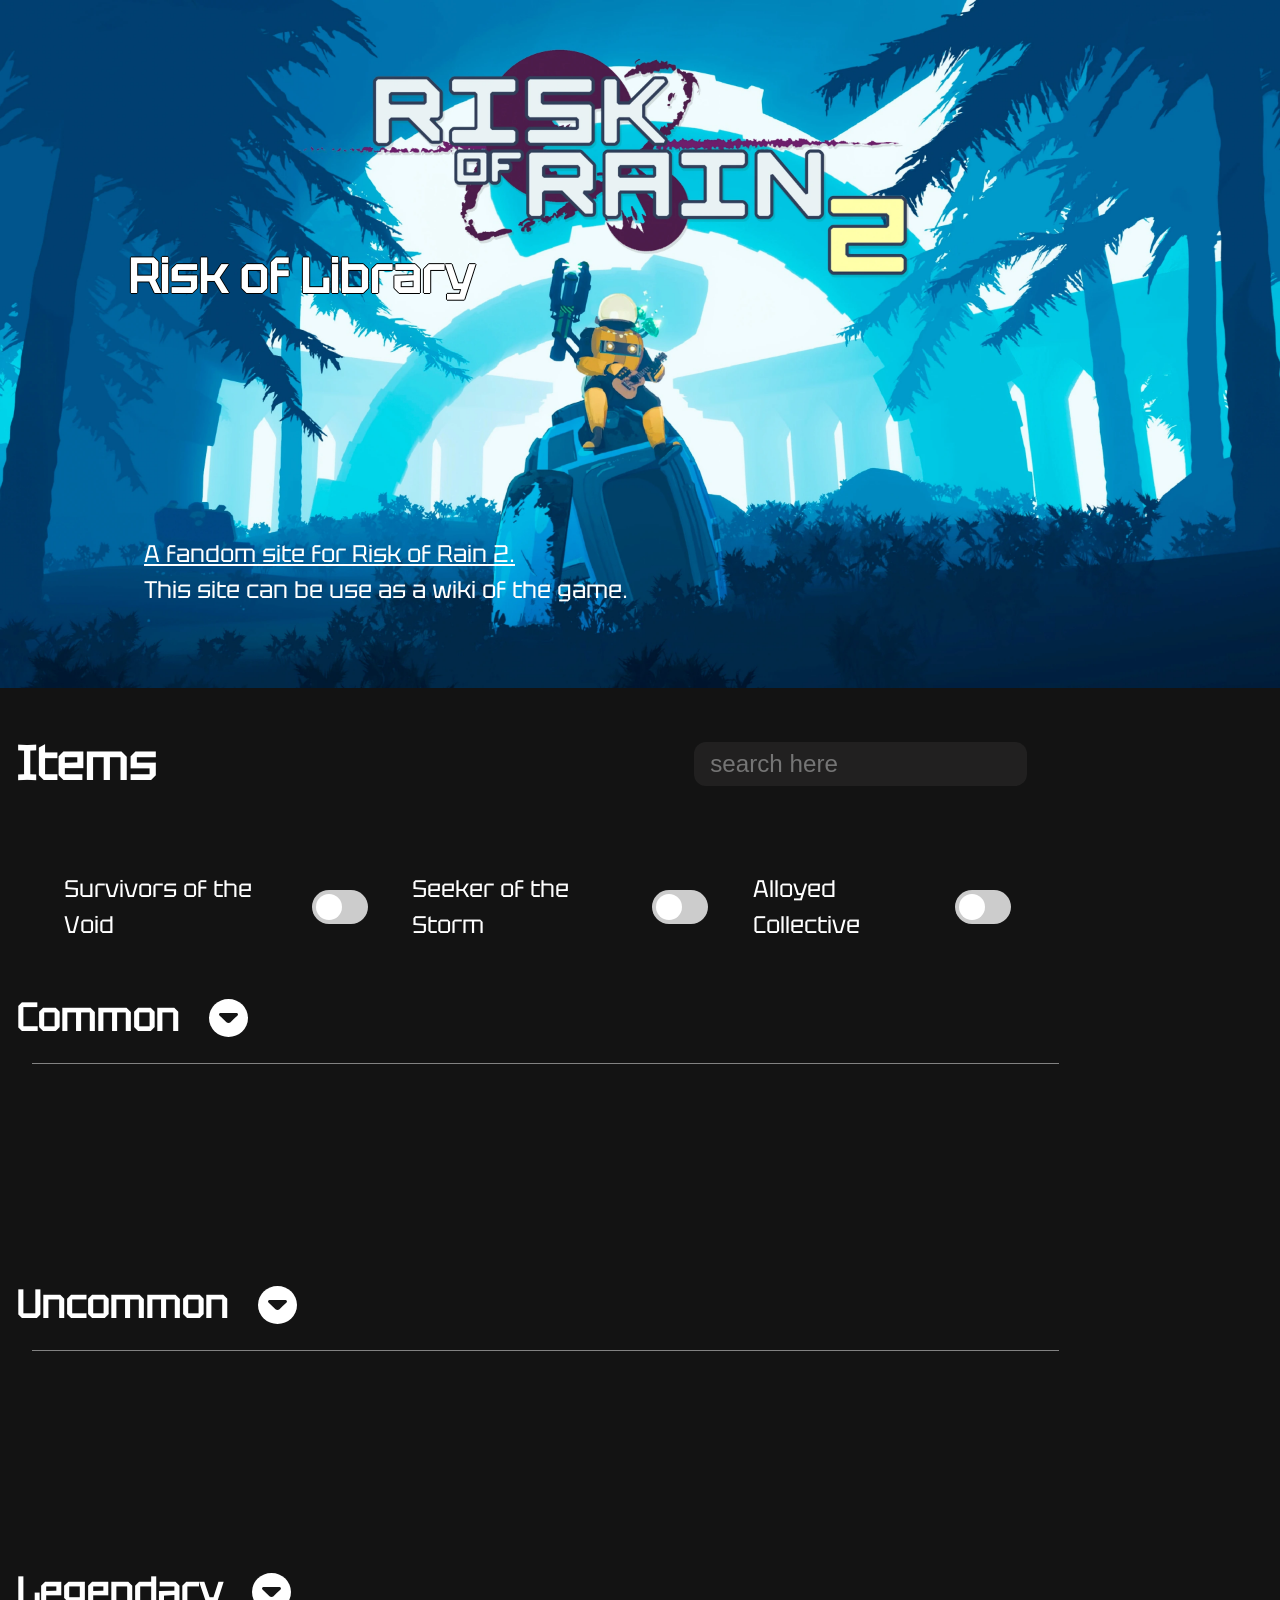
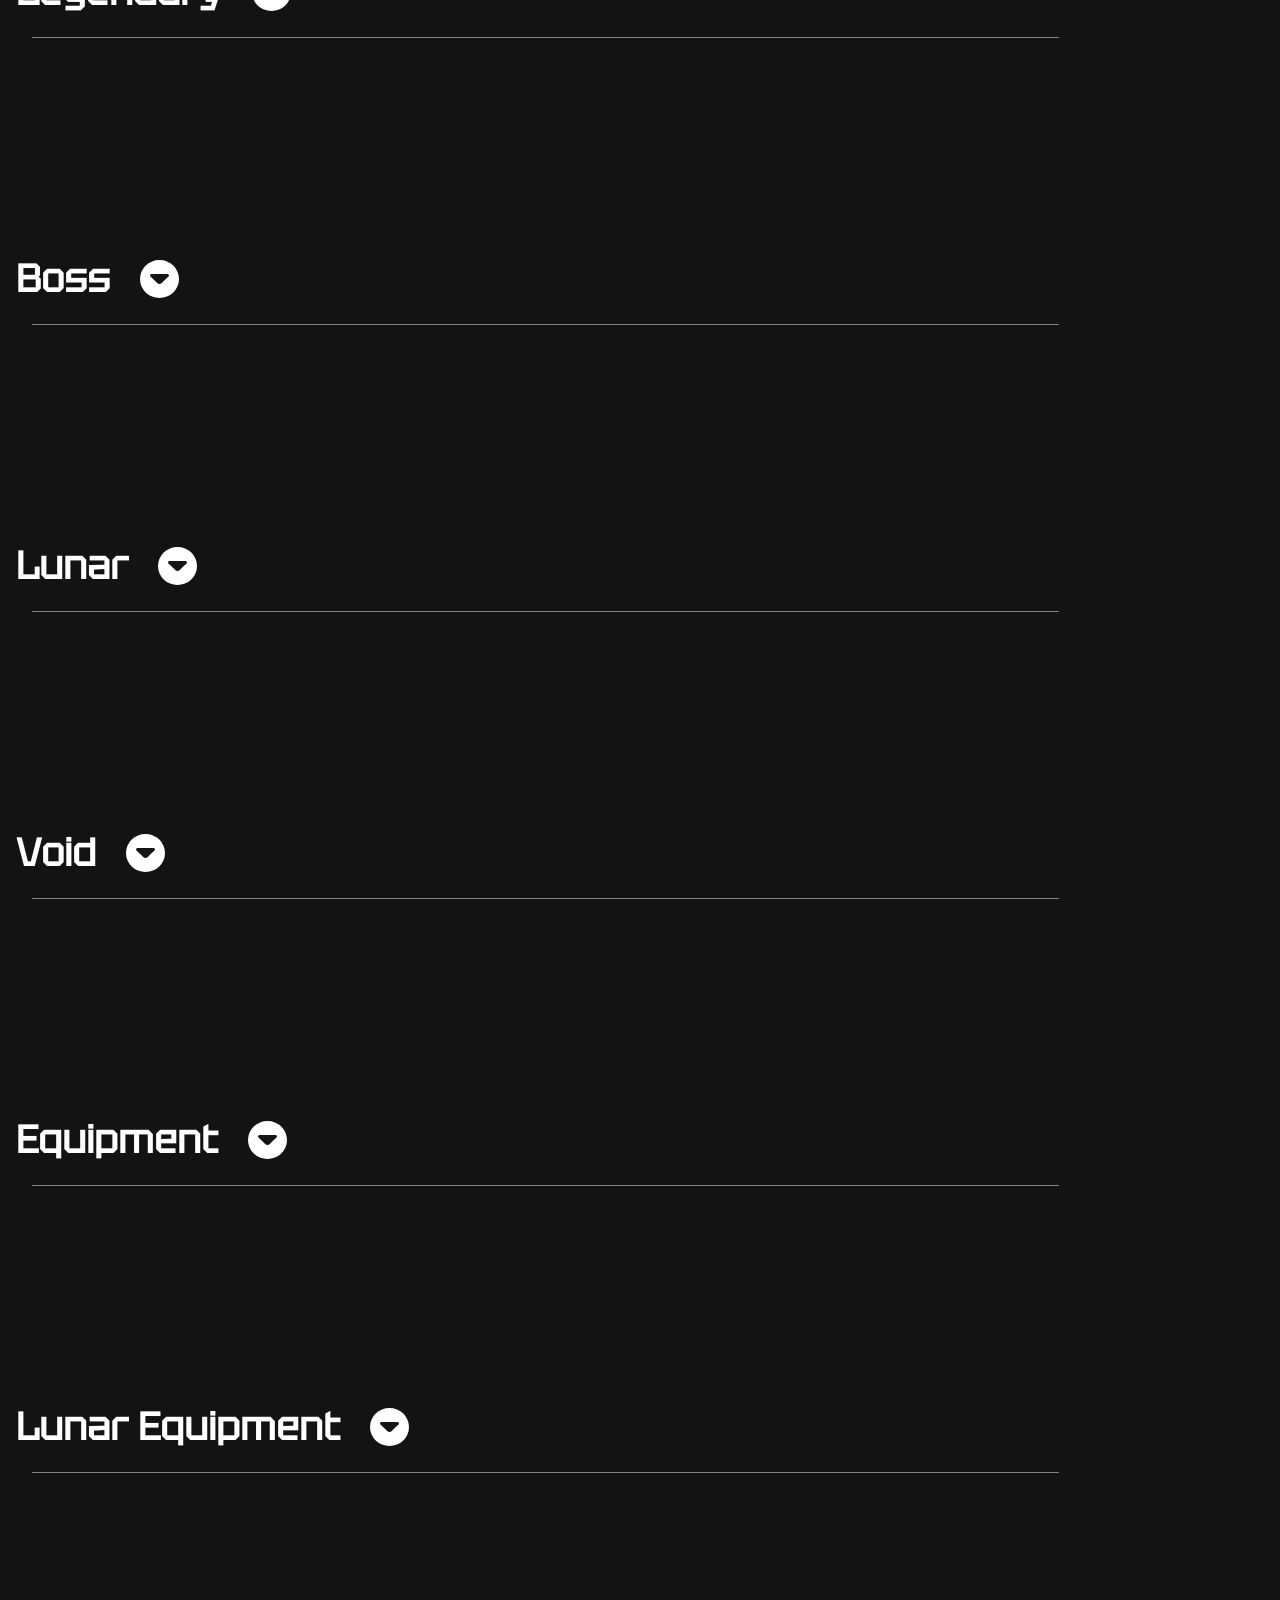
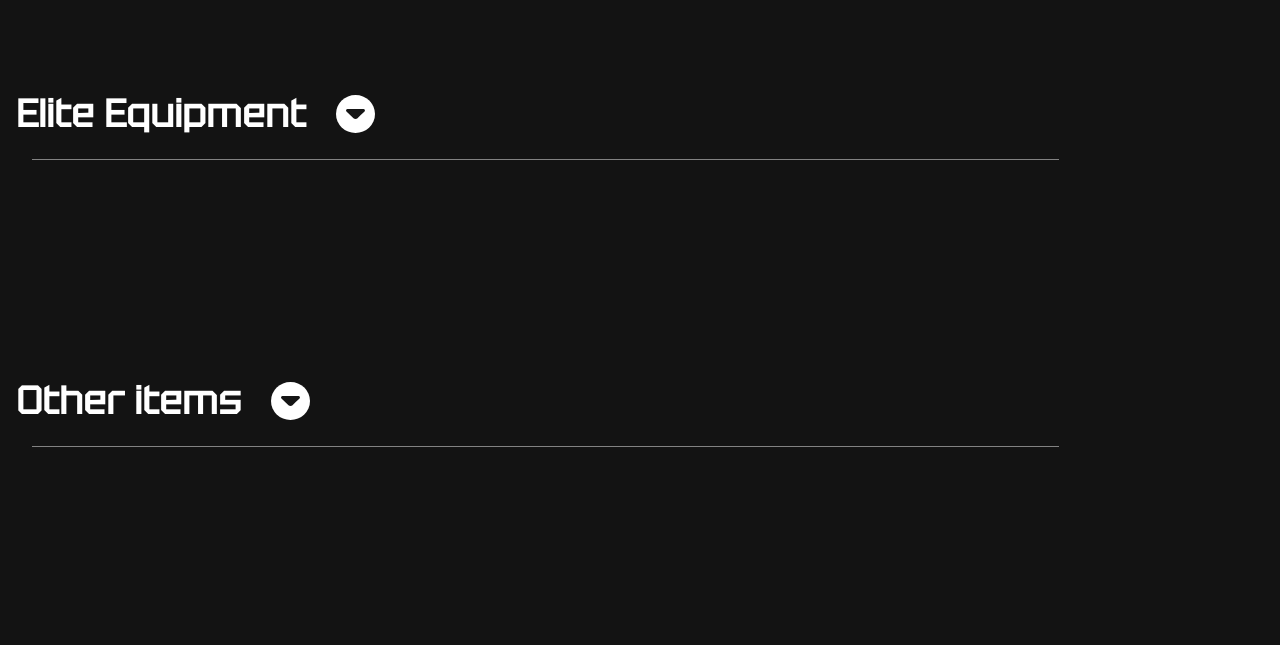
<file: index.html>
<!DOCTYPE html>
<html lang="en">
<head>
    <meta charset="UTF-8">
    <meta http-equiv="X-UA-Compatible" content="IE=edge">
    <meta name="viewport" content="width=device-width, initial-scale=1.0">
    <meta name="description" content="Risk of Library">
    <meta name="keywords" content="Risk of Rain 2, Risk of Rain, Risk of Library, fandom, item">
    <meta name="author" content="Tios">
    <meta name="theme-color" content="#000000">
    <link rel="apple-touch-icon" sizes="180x180" href="/Content/icons/apple-touch-icon.png">
    <link rel="icon" type="image/png" sizes="32x32" href="/Content/icons/favicon-32x32.png">
    <link rel="icon" type="image/png" sizes="16x16" href="/Content/icons/favicon-16x16.png">
    <link rel="manifest" href="/Content/icons/site.webmanifest">
    <link rel="mask-icon" href="/Content/icons/safari-pinned-tab.svg" color="#5bbad5">
    <meta name="msapplication-TileColor" content="#603cba">
    <meta name="theme-color" content="#ffffff">
    <link rel="stylesheet" href="./css/site.css?v=20260930">
    <link rel="stylesheet" href="./css/accordion.css?v=20260930">
    <script src="./js/accordion.js?v=20260930"></script>
    <script src="./js/index.js?v=20260930"></script>
    <title>Risk of Library</title>
</head>
<body>
        <section class="title">
            <h1>Risk of Library</h1>
            <p class="desc">
                <u>A fandom site for Risk of Rain 2.</u> <br>
                This site can be use as a wiki of the game.
            </p>
        </section>

        <section class="item-list">

            <!--<div class="navbar">
                <div>d</div>
            </div>-->
            <main>
                <div class="item-head">
                    <h2>Items</h2>
                    <div class="search-tab">
                        <input type="search" aria-label="search-tab" placeholder="search here" oninput="search(this.value)" />
                    </div>
                </div>

                <div class="select-orig">
                    <div class="selector">
                        <span class="label">Survivors of the Void</span>
                        <label class="switch">
                            <input id="sotv" type="checkbox" aria-label="sotv switch" onclick="checkUpdate(event)">
                            <span class="slider round"></span>
                        </label>
                    </div>
                    <div class="selector">
                        <span class="label">Seeker of the Storm</span>
                        <label class="switch">
                            <input id="sots" type="checkbox" aria-label="sots switch" onclick="checkUpdate(event)">
                            <span class="slider round"></span>
                        </label>
                    </div>
                    <div class="selector">
                        <span class="label">Alloyed Collective</span>
                        <label class="switch">
                            <input id="ac" type="checkbox" aria-label="ac switch" onclick="checkUpdate(event)">
                            <span class="slider round"></span>
                        </label>
                    </div>
                </div>

                <div class="tab">
                    <div class="tabhead" onclick="toggleTab(this)">
                        <h3 class="tablinks">Common</h3>
                        <img class="icon" src="/Content/image/icon/arrow_circle.svg" alt="arrow">
                    </div>
                    <span class="line"></span>
                    <div id="rarity-1" class="tabcontent card-container">
                    </div>
                </div>
                <div class="tab">
                    <div class="tabhead" onclick="toggleTab(this)">
                        <h3 class="tablinks">Uncommon</h3>
                        <img class="icon" src="/Content/image/icon/arrow_circle.svg" alt="arrow">
                    </div>
                    <span class="line"></span>
                    <div id="rarity-2" class="tabcontent card-container">
                    </div>
                </div>
                <div class="tab">
                    <div class="tabhead" onclick="toggleTab(this)">
                        <h3 class="tablinks">Legendary</h3>
                        <img class="icon" src="/Content/image/icon/arrow_circle.svg" alt="arrow">
                    </div>
                    <span class="line"></span>
                    <div id="rarity-3" class="tabcontent card-container">
                    </div>
                </div>
                <div class="tab">
                    <div class="tabhead" onclick="toggleTab(this)">
                        <h3 class="tablinks">Boss</h3>
                        <img class="icon" src="/Content/image/icon/arrow_circle.svg" alt="arrow">
                    </div>
                    <span class="line"></span>
                    <div id="rarity-4" class="tabcontent card-container">
                    </div>
                </div>
                <div class="tab">
                    <div class="tabhead" onclick="toggleTab(this)">
                        <h3 class="tablinks">Lunar</h3>
                        <img class="icon" src="/Content/image/icon/arrow_circle.svg" alt="arrow">
                    </div>
                    <span class="line"></span>
                    <div id="rarity-5" class="tabcontent card-container">
                    </div>
                </div>
                <div class="tab">
                    <div class="tabhead" onclick="toggleTab(this)">
                        <h3 class="tablinks">Void</h3>
                        <img class="icon" src="/Content/image/icon/arrow_circle.svg" alt="arrow">
                    </div>
                    <span class="line"></span>
                    <div id="rarity-6" class="tabcontent card-container">
                    </div>
                </div>
                <div class="tab">
                    <div class="tabhead" onclick="toggleTab(this)">
                        <h3 class="tablinks">Equipment</h3>
                        <img class="icon" src="/Content/image/icon/arrow_circle.svg" alt="arrow">
                    </div>
                    <span class="line"></span>
                    <div id="rarity-7" class="tabcontent card-container">
                    </div>
                </div>
                <div class="tab">
                    <div class="tabhead" onclick="toggleTab(this)">
                        <h3 class="tablinks">Lunar Equipment</h3>
                        <img class="icon" src="/Content/image/icon/arrow_circle.svg" alt="arrow">
                    </div>
                    <span class="line"></span>
                    <div id="rarity-8" class="tabcontent card-container">
                    </div>
                </div>
                <div class="tab">
                    <div class="tabhead" onclick="toggleTab(this)">
                        <h3 class="tablinks">Elite Equipment</h3>
                        <img class="icon" src="/Content/image/icon/arrow_circle.svg" alt="arrow">
                    </div>
                    <span class="line"></span>
                    <div id="rarity-9" class="tabcontent card-container">
                    </div>
                </div>
                <div class="tab">
                    <div class="tabhead" onclick="toggleTab(this)">
                        <h3 class="tablinks">Other items</h3>
                        <img class="icon" src="/Content/image/icon/arrow_circle.svg" alt="arrow">
                    </div>
                    <span class="line"></span>
                    <div id="rarity-10" class="tabcontent card-container">
                    </div>
                </div>
            </main>
        </section>
    </main>
</body>
</html>
</file>
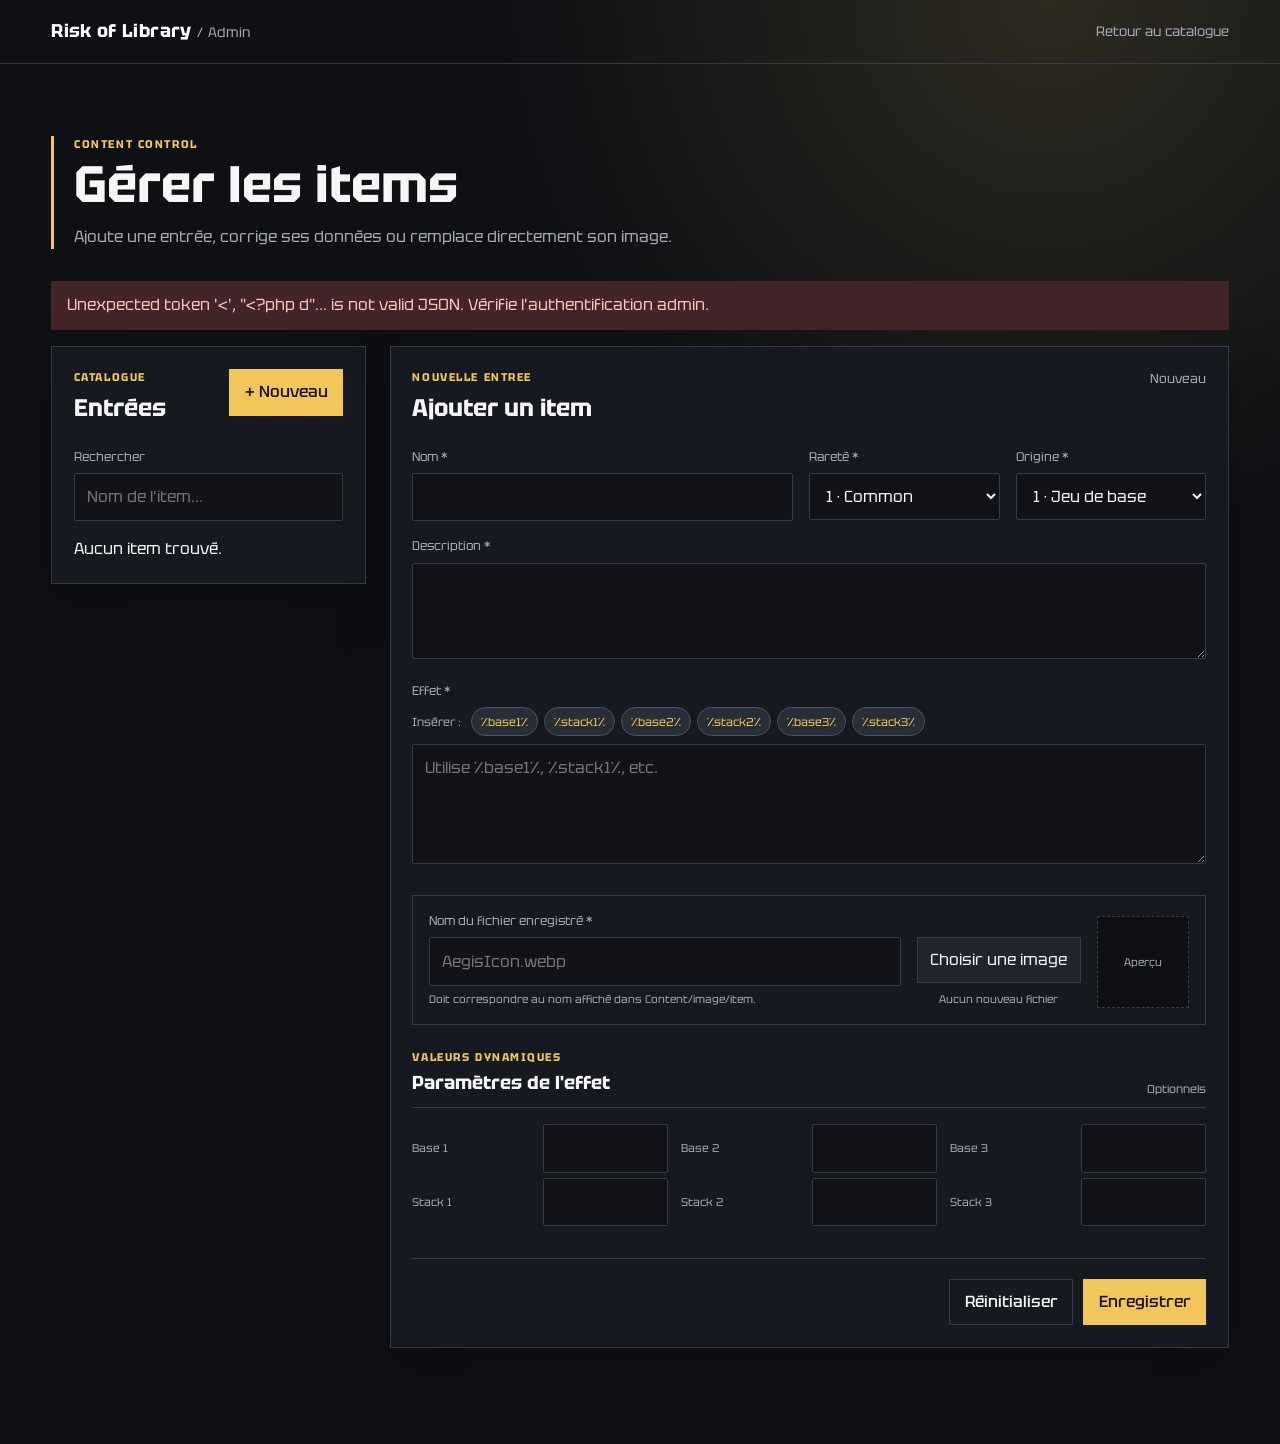
<file: admin/index.html>
<!DOCTYPE html>
<html lang="fr">
<head>
    <meta charset="UTF-8">
    <meta name="viewport" content="width=device-width, initial-scale=1.0">
    <meta name="description" content="Administration de Risk of Library">
    <link rel="stylesheet" href="../css/site.css">
    <link rel="stylesheet" href="admin.css">
    <title>Administration | Risk of Library</title>
</head>
<body class="admin-body">
    <header class="admin-header">
        <a class="admin-brand" href="../index.html">Risk of Library <span>/ Admin</span></a>
        <a class="back-link" href="../index.html">Retour au catalogue</a>
    </header>

    <main class="admin-shell">
        <section class="admin-intro">
            <p class="eyebrow">CONTENT CONTROL</p>
            <h1>Gérer les items</h1>
            <p>Ajoute une entrée, corrige ses données ou remplace directement son image.</p>
        </section>

        <div id="status" class="status" role="status" aria-live="polite"></div>

        <section class="admin-layout">
            <aside class="item-browser panel">
                <div class="panel-heading">
                    <div>
                        <p class="eyebrow">CATALOGUE</p>
                        <h2>Entrées</h2>
                    </div>
                    <button id="new-item" class="button button-primary" type="button">+ Nouveau</button>
                </div>
                <label class="search-label" for="item-search">Rechercher</label>
                <input id="item-search" class="field" type="search" placeholder="Nom de l'item..." autocomplete="off">
                <div id="item-list" class="item-list-admin" aria-live="polite"></div>
            </aside>

            <section class="editor panel">
                <div class="panel-heading">
                    <div>
                        <p id="form-mode" class="eyebrow">NOUVELLE ENTREE</p>
                        <h2 id="form-title">Ajouter un item</h2>
                    </div>
                    <span id="item-id" class="item-id">Nouveau</span>
                </div>

                <form id="item-form" novalidate>
                    <input id="id" name="id" type="hidden">
                    <div class="form-grid form-grid-main">
                        <div class="field-group field-wide">
                            <label for="name">Nom *</label>
                            <input id="name" name="name" class="field" type="text" required>
                        </div>
                        <div class="field-group">
                            <label for="rarity">Rareté *</label>
                            <select id="rarity" name="rarity" class="field" required>
                                <option value="1">1 · Common</option>
                                <option value="2">2 · Uncommon</option>
                                <option value="3">3 · Legendary</option>
                                <option value="4">4 · Boss</option>
                                <option value="5">5 · Lunar</option>
                                <option value="6">6 · Void</option>
                                <option value="7">7 · Equipment</option>
                                <option value="8">8 · Lunar Equipment</option>
                                <option value="9">9 · Elite Equipment</option>
                                <option value="10">10</option>
                            </select>
                        </div>
                        <div class="field-group">
                            <label for="orig">Origine *</label>
                            <select id="orig" name="orig" class="field" required>
                                <option value="1">1 · Jeu de base</option>
                                <option value="2">2 · Jeu de base (réserver)</option>
                                <option value="3">3 · Survivors of the Void</option>
                                <option value="4">4 · Seekers of the Storm</option>
                                <option value="5">5 · Alloyed Collective</option>
                                <option value="6">6 · Hallowed Concepts</option>
                            </select>
                        </div>
                    </div>

                    <div class="form-grid">
                        <div class="field-group field-wide">
                            <label for="description">Description *</label>
                            <textarea id="description" name="description" class="field" rows="3" required></textarea>
                        </div>
                        <div class="field-group field-wide">
                            <label for="effect">Effet *</label>
                            <div class="token-toolbar" aria-label="Insérer une valeur dynamique">
                                <span class="token-toolbar-label">Insérer :</span>
                                <button class="token-button" type="button" data-token="%base1%">%base1%</button>
                                <button class="token-button" type="button" data-token="%stack1%">%stack1%</button>
                                <button class="token-button" type="button" data-token="%base2%">%base2%</button>
                                <button class="token-button" type="button" data-token="%stack2%">%stack2%</button>
                                <button class="token-button" type="button" data-token="%base3%">%base3%</button>
                                <button class="token-button" type="button" data-token="%stack3%">%stack3%</button>
                            </div>
                            <textarea id="effect" name="effect" class="field" rows="4" placeholder="Utilise %base1%, %stack1%, etc." required></textarea>
                        </div>
                    </div>

                    <div class="image-section">
                        <div class="field-group">
                            <label for="image_name">Nom du fichier enregistré *</label>
                            <input id="image_name" name="image_name" class="field" type="text" placeholder="AegisIcon.webp" required>
                            <small>Doit correspondre au nom affiché dans Content/image/item.</small>
                        </div>
                        <div class="upload-row">
                            <label class="upload-button" for="image">Choisir une image</label>
                            <input id="image" name="image" type="file" accept="image/webp,image/png,image/jpeg,image/gif">
                            <span id="file-name">Aucun nouveau fichier</span>
                        </div>
                        <div class="preview-wrap">
                            <img id="image-preview" alt="Aperçu de l'image" hidden>
                            <span id="preview-empty">Aperçu</span>
                        </div>
                    </div>

                    <div class="stats-heading">
                        <div>
                            <p class="eyebrow">VALEURS DYNAMIQUES</p>
                            <h3>Paramètres de l'effet</h3>
                        </div>
                        <span>Optionnels</span>
                    </div>
                    <div class="stats-grid">
                        <div class="stat-pair"><label for="base1">Base 1</label><input id="base1" name="base1" class="field" type="number" step="any"><label for="stack1">Stack 1</label><input id="stack1" name="stack1" class="field" type="number" step="any"></div>
                        <div class="stat-pair"><label for="base2">Base 2</label><input id="base2" name="base2" class="field" type="number" step="any"><label for="stack2">Stack 2</label><input id="stack2" name="stack2" class="field" type="number" step="any"></div>
                        <div class="stat-pair"><label for="base3">Base 3</label><input id="base3" name="base3" class="field" type="number" step="any"><label for="stack3">Stack 3</label><input id="stack3" name="stack3" class="field" type="number" step="any"></div>
                    </div>

                    <div class="form-actions">
                        <button id="delete-item" class="button button-danger" type="button" hidden>Supprimer</button>
                        <span class="actions-spacer"></span>
                        <button id="reset-form" class="button button-quiet" type="button">Réinitialiser</button>
                        <button class="button button-primary" type="submit">Enregistrer</button>
                    </div>
                </form>
            </section>
        </section>
    </main>
    <script src="admin.js"></script>
</body>
</html>
</file>
<file: css/site.css>
:root{
    --bg-primary : #131313;
    --bg-secondary : #cecece;
    --text-primary : #fff;
    --text-secondary : #212020;
    --text-tertiary : #000000;
    --line-color : #828282;
    --border-color : #dcdcdcca;
}

@font-face { font-family: 'Tektur'; src: url('font/Tektur-Regular.ttf'); font-weight: normal; font-style: normal; }
@font-face { font-family: 'Tektur Bold'; src: url('font/Tektur-Bold.ttf'); font-weight: bold; font-style: normal; }
@font-face { font-family: 'Tektur Medium'; src: url('font/Tektur-Medium.ttf'); font-weight: 500; font-style: normal; }
@font-face { font-family: 'Tektur Condensed SemiBold'; src: url('font/Tektur_Condensed-SemiBold.ttf'); font-weight: 600; font-style: normal; }
@font-face { font-family: 'Tektur Condensend'; src: url('font/Tektur_Condensed-Black.ttf'); font-weight: 900; font-style: normal; }

*, ::before, :after {
    margin: 0;
    padding: 0;
}

body, html{
    overflow-x: hidden;
}
main{
    overflow: hidden;
}

body {
    background-color: var(--bg-primary);
    color: var(--text-primary);
    font-family: 'Tektur', sans-serif;
    font-size: 16px;
    line-height: 1.5;
    font-weight: 400;
    text-align: left;
    width: 100%;
    min-height: 100vh;
}

h2{
    font-size: clamp(1.75rem, 0.679rem + 2.857vw, 3.25rem);
    font-weight: 600;
    margin: 2.5rem 1rem;
}

.item-head{
    display: flex;
    justify-content: space-between;
    align-items: center;
    flex-direction: row;
}

.item-head .search-tab{
    margin: 3%;
}

.item-head .search-tab input{
    padding: 0.5rem 1rem;
    font-size: clamp(0.75rem, -0.393rem + 2.381vw, 1.75rem);
    border: none;
    border-radius: 12px;
    background-color: var(--text-secondary);
    color: var(--line-color);
}
.item-head .search-tab input:focus{
    outline: solid 3px lightblue;
}

.items-desc {
    padding: 1rem;
    font-size: 18px;
    margin: 0.5rem;
}

.title {
    background-image: url("/Content/image/illustration.webp");
    background-size: cover;
    background-repeat: no-repeat;
    background-position-x: center;
    font-size: 2rem;
    font-weight: 400;
    padding: 15rem 0 5rem 10%;
}

.title h1{
    font-weight: 700;
    /* 1 pixel black shadow to left, top, right and bottom */
    text-shadow: -1px 0 black, 0 1px black, 1px 0 black, 0 -1px black;
}
.title .desc{
    font-size: 1.5rem;
    color: var(--text-primary);
}

.container{
    width: 100%;
    margin: 0 auto;
    padding: 0 5%;
    display: flex;
}
.container.vertical{
    flex-direction: column;
}

.item-list{
    margin: 0 5% 0 0;
    display: flex;
    flex-direction: row;
}

.navbar{
    display: hidden;
}


.select-orig{
    margin: 2rem 3rem;
    display: flex;
    flex-direction: row;
    gap: 3%;
}

.selector{
    gap: 4px;
    display: flex;
    flex-direction: row;
    justify-content: center;
    align-items: center;
}
.selector .label{
    font-size: clamp(0.75rem, -0.393rem + 2.381vw, 1.5rem);
    margin: 0 1rem;
}

/* The switch - the box around the slider */
.switch {
    position: relative;
    display: inline-block;
    width: 60px;
    height: 34px;
}

/* Hide default HTML checkbox */
.switch input {
    opacity: 0;
    width: 0;
    height: 0;
}

/* The slider */
.slider {
    position: absolute;
    cursor: pointer;
    top: 0;
    left: 0;
    right: 0;
    bottom: 0;
    background-color: #ccc;
    -webkit-transition: .4s;
    transition: .4s;
}

.slider:before {
    position: absolute;
    content: "";
    height: 26px;
    width: 26px;
    left: 4px;
    bottom: 4px;
    background-color: white;
    -webkit-transition: .4s;
    transition: .4s;
}

input:checked + .slider {
    background-color: var(--text-secondary);
}

input:focus + .slider {
    box-shadow: 0 0 1px var(--text-secondary);
}

input:checked + .slider:before {
    -webkit-transform: translateX(26px);
    -ms-transform: translateX(26px);
    transform: translateX(26px);
}

/* Rounded sliders */
.slider.round {
    border-radius: 34px;
}

.slider.round:before {
    border-radius: 50%;
}


@media screen and (min-width: 600px) {
    .title .desc{
        margin-left: 1rem;
        margin-top: 14rem;
    }

    .navbar {
        display: block;
        width: 30%;
        padding-left: 2%;
        background-color: var(--bg-primary);
        border-right: solid 1px var(--text-secondary);
    }
}
</file>
<file: css/accordion.css>
.tab {
    min-height: 100px;
}


/* Style the buttons that are used to open the tab content */
.tab  {
    background-color: inherit;
    color: var(--text-primary);
    font-family: 'Tektur', sans-serif;
    font-size: 1.5rem;
    line-height: 1.5;
    font-weight: 500;
    padding: 14px 16px;
    transition: all 400ms;
    /*height: 100%;*/
    margin-bottom: 3rem;
}

.tabhead{
    display : flex;
    flex-direction : row;
    align-items : center;
    gap : 30px;
    cursor : pointer;
    width: fit-content;
}

.tabhead .tablinks{
    font-size: clamp(1rem, -0.25rem + 3.333vw, 2.75rem);
}

.tabhead .icon{
    height: clamp(1rem, -0.25rem + 3.333vw, 2.75rem);
    transition: all 0.8s ease-in-out;
}
.tab:has(.tabcontent.hide) .tabhead .icon{
    transform: rotate(450deg);
}

.tabhead span.line{
    display: block;
    width: 95%;
    background-color: var(--text-primary);
    border: solid 3px var(--text-primary);
    border-radius: 3px;
    margin: 1rem 0;
}

.tab .tabcontent {
    display: flex;
    gap: 2%;
    row-gap: 10px;
    justify-content: center;
    flex-wrap: wrap;
    min-height: 3rem;
    padding: 2rem 1rem;
    margin: 0.5rem 1rem;
    border-radius: 10px;
    opacity: 1;
    transition:  all 0.9s ease-in-out;
}

.tab .tabcontent.hide, .tab .tabcontent.hide *, .tab .line.hide{
    max-height: 0;
    opacity: 0;
    display: none;
}


.tab .tabcontent:has(.card.hidden){
    justify-content: flex-start;
}

.tab .line{
    display: block;
    width: 100%;
    height: 1px;
    background-color: var(--line-color);
    margin: 1rem 1rem;
}

.card{
    margin : 8px;
    position: relative;
    transition: all 1s ease-in-out;
}

.card.hidden{
    display: none;
}

.card.dlc-hidden{
    display: none;
}

.card .card-image{
    width: clamp(2rem, 0.522rem + 6.275vw, 5rem);
    aspect-ratio: 1 / 1;
    object-fit: cover;
}

.card-image:hover{
    transform: scale(1.3);
    transition: all 0.3s ease-in-out;
}

.card .card-ext{
    position: absolute!important;
    top: 0;
    left: 0;
}
.card:has(.card-image:hover) .card-ext{
    top: -15px;
    left: -15px;
    transition: all 0.3s ease-in-out;
}

.card > .tooltiptext {
    visibility: hidden;
    width: 25vw;
    min-height: 250px;
    background-color: rgb(86, 86, 86);
    color: #fff;
    text-align: center;
    border-radius: 6px;
    padding: 20px 5px;
    position: absolute;
    z-index: 101;
    top: -25px;
    left: 100%;
    display: flex;
    flex-direction: column;
    justify-content: space-evenly;
    align-items: center;
    border: solid 3px var(--text-primary);
}
  
.card > .tooltiptext::after {
    content: "";
    position: absolute;
    top: 10%;
    right: 100%;
    margin-top: -5px;
    border-width: 10px;
    border-style: solid;
    border-color: transparent rgba(255, 255, 255) transparent transparent;
}

.card:has(.card-image:hover)  .tooltiptext {
    visibility: visible;
}

.tooltiptext .tooltip-name{
    font-family: 'Tektur Condensed';
    font-size: 1.5rem;
    font-weight: bolder;
}

.tooltiptext .tooltip-description{
    font-size: 1rem;
    font-weight: lighter;
}

.tooltiptext .tooltip-small-line{
    border: solid 3px var(--border-color);
    border-radius: 6px;
    width: 85%;
    margin: 1.5rem 0 0.75rem 0;
}

.tooltiptext .tooltip-line{
    border: solid 3px var(--border-color);
    border-radius: 6px;
    width: 95%;
    margin: 0.75rem 1rem;
}

.tooltiptext .tooltip-effect{
    font-family: 'Tektur Condensed SemiBold';
    font-weight: 600;
}

@media screen and (min-width: 600px) {

    .card > .tooltiptext {
        width: 200px;
        min-height: 200px;
        top: -5px;
        left: 110%;
    }
}

@media screen and (min-width: 1000px) {
    .card > .tooltiptext{
        width: 275px;
        min-height: 275px;
        top: 20px;
        left: 120%;
    }
}

@keyframes rotating {
    from {
      transform: rotate(0deg);
    }
    to {
      transform: rotate(360deg);
    }
  }
</file>
<file: admin/admin.css>
:root {
    --admin-bg: #0e1014;
    --admin-panel: #171a20;
    --admin-panel-soft: #20242c;
    --admin-line: #353b46;
    --admin-muted: #a4abb6;
    --admin-accent: #f1c75b;
    --admin-danger: #ed7777;
}

.admin-body {
    background: radial-gradient(circle at 82% 0%, #2d2a20 0, var(--admin-bg) 34rem), var(--admin-bg);
    color: #f5f6f8;
    min-height: 100vh;
}

.admin-header {
    align-items: center;
    border-bottom: 1px solid var(--admin-line);
    display: flex;
    justify-content: space-between;
    padding: 1.1rem 4vw;
}

.admin-brand, .back-link { color: #fff; text-decoration: none; }
.admin-brand { font-family: 'Tektur Bold', sans-serif; font-size: 1.15rem; letter-spacing: .02em; }
.admin-brand span, .back-link { color: var(--admin-muted); font-family: 'Tektur', sans-serif; font-size: .85rem; }
.back-link:hover { color: var(--admin-accent); }

.admin-shell { margin: 0 auto; max-width: 1500px; padding: 4.5rem 4vw 6rem; }
.admin-intro { border-left: 3px solid var(--admin-accent); margin-bottom: 2rem; padding-left: 1.25rem; }
.admin-intro h1 { font-family: 'Tektur Bold', sans-serif; font-size: clamp(2rem, 4vw, 4rem); line-height: 1; margin: .4rem 0 .9rem; }
.admin-intro p:last-child { color: var(--admin-muted); margin: 0; }
.eyebrow { color: var(--admin-accent); font-family: 'Tektur Bold', sans-serif; font-size: .7rem; letter-spacing: .14em; }

.admin-layout { align-items: start; display: grid; gap: 1.5rem; grid-template-columns: minmax(250px, .75fr) minmax(0, 2fr); }
.panel { background: rgba(23, 26, 32, .94); border: 1px solid var(--admin-line); box-shadow: 0 18px 50px rgba(0,0,0,.18); padding: 1.35rem; }
.panel-heading { align-items: flex-start; display: flex; justify-content: space-between; gap: 1rem; margin-bottom: 1.4rem; }
.panel h2, .stats-heading h3 { font-family: 'Tektur Bold', sans-serif; margin: .25rem 0 0; }
.panel h2 { font-size: 1.5rem; }
.item-id { color: var(--admin-muted); font-size: .8rem; }

.button { border: 1px solid transparent; cursor: pointer; font: inherit; font-family: 'Tektur Medium', sans-serif; padding: .65rem .9rem; transition: background .2s, border-color .2s, color .2s; }
.button-primary { background: var(--admin-accent); color: #17130a; }
.button-primary:hover { background: #ffe18a; }
.button-quiet { background: transparent; border-color: var(--admin-line); color: #f5f6f8; }
.button-quiet:hover { border-color: #8a93a1; }
.button-danger { background: transparent; border-color: #824747; color: var(--admin-danger); }
.button-danger:hover { background: #40252a; }

.search-label, .field-group label { color: var(--admin-muted); display: block; font-size: .78rem; margin-bottom: .4rem; }
.field { background: #111319; border: 1px solid var(--admin-line); border-radius: 2px; box-sizing: border-box; color: #f5f6f8; font: inherit; padding: .7rem .75rem; width: 100%; }
.field:focus { border-color: var(--admin-accent); outline: 2px solid rgba(241,199,91,.18); }
textarea.field { resize: vertical; }
.token-toolbar { align-items: center; display: flex; flex-wrap: wrap; gap: .4rem; margin-bottom: .5rem; }
.token-toolbar-label { color: var(--admin-muted); font-size: .72rem; margin-right: .2rem; }
.token-button { background: #282d36; border: 1px solid #4a5361; border-radius: 999px; color: #f1c75b; cursor: pointer; font: inherit; font-size: .72rem; padding: .3rem .55rem; }
.token-button:hover, .token-button:focus-visible { background: #3a414d; border-color: var(--admin-accent); color: #ffe18a; outline: none; }
.item-list-admin { display: grid; gap: .4rem; margin-top: 1rem; max-height: 62vh; overflow-y: auto; }
.item-row { align-items: center; background: transparent; border: 1px solid transparent; color: #f5f6f8; cursor: pointer; display: flex; gap: .7rem; padding: .55rem; text-align: left; width: 100%; }
.item-row:hover, .item-row.active { background: var(--admin-panel-soft); border-color: var(--admin-line); }
.item-row img { background: #0d0f12; height: 38px; object-fit: contain; width: 38px; }
.item-row strong { display: block; font-size: .8rem; font-weight: 400; overflow: hidden; text-overflow: ellipsis; white-space: nowrap; }
.item-row small { color: var(--admin-muted); font-size: .68rem; }

.form-grid { display: grid; gap: 1rem; grid-template-columns: repeat(2, minmax(0, 1fr)); margin-bottom: 1rem; }
.form-grid-main { grid-template-columns: minmax(0, 2fr) repeat(2, minmax(120px, 1fr)); }
.field-wide { grid-column: span 2; }
.form-grid-main .field-wide { grid-column: auto; }
.image-section { align-items: end; border: 1px solid var(--admin-line); display: grid; gap: 1rem; grid-template-columns: minmax(0, 1fr) auto 92px; margin: 1.5rem 0; padding: 1rem; }
.image-section small { color: var(--admin-muted); display: block; font-size: .68rem; margin-top: .35rem; }
.upload-row { align-items: center; display: flex; flex-direction: column; gap: .5rem; }
.upload-button { background: var(--admin-panel-soft); border: 1px solid var(--admin-line); cursor: pointer; padding: .65rem .8rem; white-space: nowrap; }
.upload-button:hover { border-color: var(--admin-accent); }
#image { height: 1px; opacity: 0; position: absolute; width: 1px; }
#file-name { color: var(--admin-muted); font-size: .68rem; max-width: 150px; overflow: hidden; text-overflow: ellipsis; white-space: nowrap; }
.preview-wrap { align-items: center; background: #0d0f12; border: 1px dashed var(--admin-line); display: flex; height: 90px; justify-content: center; width: 90px; }
#image-preview { height: 100%; object-fit: contain; width: 100%; }
#preview-empty { color: var(--admin-muted); font-size: .68rem; }
.stats-heading { align-items: end; border-bottom: 1px solid var(--admin-line); display: flex; justify-content: space-between; margin-bottom: 1rem; padding-bottom: .6rem; }
.stats-heading span { color: var(--admin-muted); font-size: .72rem; }
.stats-grid { display: grid; gap: .8rem; grid-template-columns: repeat(3, minmax(0, 1fr)); }
.stat-pair { display: grid; gap: .35rem; grid-template-columns: 1fr 1fr; }
.stat-pair label { align-self: center; color: var(--admin-muted); font-size: .7rem; }
.form-actions { align-items: center; border-top: 1px solid var(--admin-line); display: flex; gap: .65rem; margin-top: 2rem; padding-top: 1.2rem; }
.actions-spacer { flex: 1; }
.status { display: none; margin-bottom: 1rem; padding: .8rem 1rem; }
.status.show { display: block; }
.status.success { background: #1c3729; color: #b9efc8; }
.status.error { background: #422528; color: #ffc2c2; }

@media (max-width: 900px) {
    .admin-layout { grid-template-columns: 1fr; }
    .item-list-admin { max-height: 280px; }
}

@media (max-width: 620px) {
    .admin-header { align-items: flex-start; flex-direction: column; gap: .5rem; }
    .admin-shell { padding-top: 2.5rem; }
    .form-grid, .form-grid-main, .stats-grid { grid-template-columns: 1fr; }
    .field-wide, .form-grid-main .field-wide { grid-column: auto; }
    .image-section { align-items: stretch; grid-template-columns: 1fr; }
    .upload-row { align-items: flex-start; }
    .preview-wrap { height: 110px; width: 110px; }
    .form-actions { flex-wrap: wrap; }
    .actions-spacer { display: none; }
}
</file>
